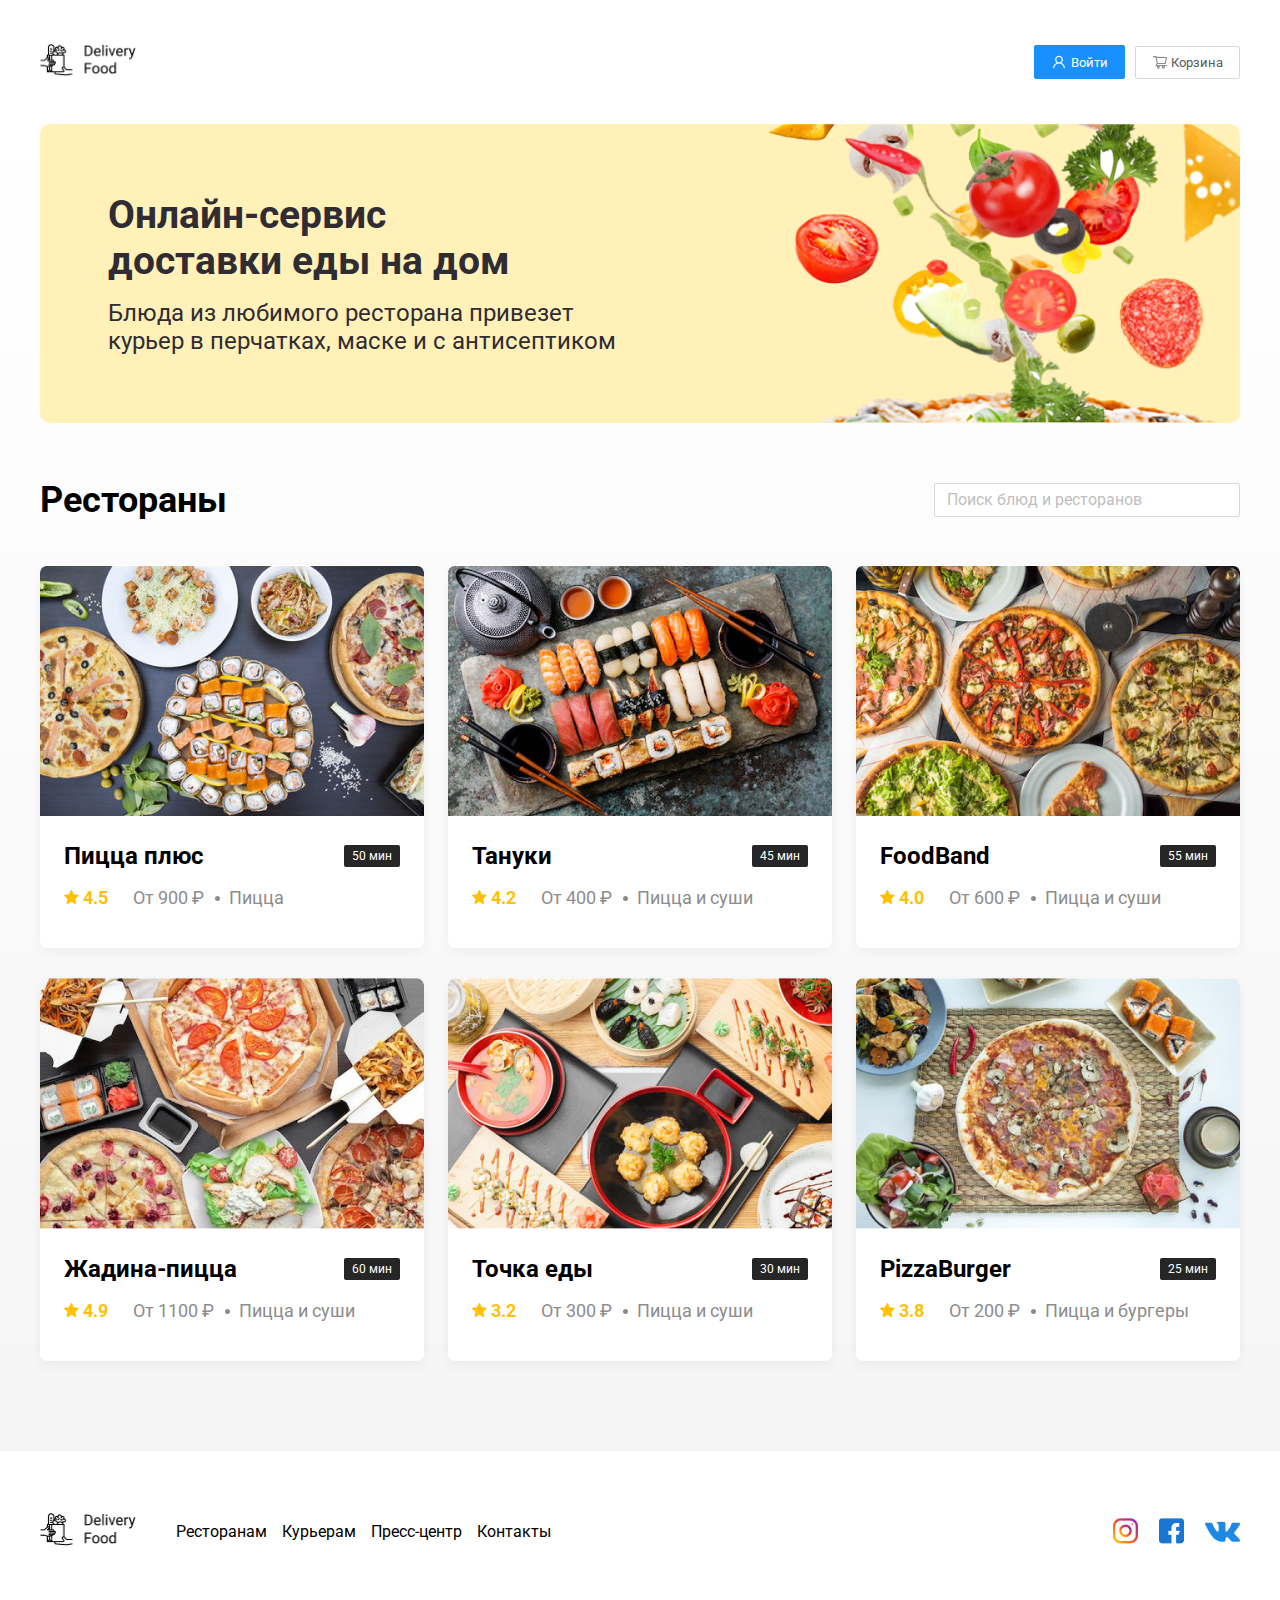
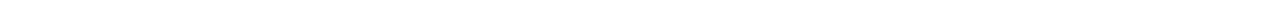
<file: index.html>
<!DOCTYPE html>
<html lang="ru">
  <head>
    <meta charset="UTF-8" />
    <meta name="viewport" content="width=device-width, initial-scale=1.0" />
    <link rel="stylesheet" href="css/style.css" />
    <link rel="preconnect" href="https://fonts.googleapis.com" />
    <link rel="preconnect" href="https://fonts.gstatic.com" crossorigin />
    <link
      href="https://fonts.googleapis.com/css2?family=Roboto:wght@400;700&display=swap"
      rel="stylesheet"
    />
    <title>Delivery Food</title>
  </head>
  <body>
    <div class="page-wrapper">
      <header class="header">
        <div class="container">
          <div class="header-box">
            <div class="header-logo logo">
              <a href="/index.html"><img src="assets/logo.png" alt="logo" /></a>
            </div>
            <div class="header-controls">
              <button class="btn btn-primary">
                <img src="assets/user.png" alt="user" />
                Войти
              </button>
              <button class="btn btn-outline">
                <img src="assets/shopping-cart.svg" alt="user" />
                Корзина
              </button>
            </div>
          </div>
        </div>
      </header>

      <main class="main">
        <section class="banner">
          <div class="container">
            <div class="banner-item">
              <h2 class="banner-item--title">
                Онлайн-сервис <br />
                доставки еды на дом
              </h2>
              <p class="banner-item--subtitle">
                Блюда из любимого ресторана привезет курьер в перчатках, маске и
                с антисептиком
              </p>
            </div>
          </div>
        </section>

        <section class="products">
          <div class="container">
            <div class="products-header">
              <h3 class="products-header--title">Рестораны</h3>
              <input
                placeholder="Поиск блюд и ресторанов"
                class="products-header--search"
                type="text"
              />
            </div>

            <div class="products-wrapper">
              <a href="/tanuki.html" class="products-card">
                <div class="products-card__img">
                  <img src="assets/image.jpg" alt="rest-1" />
                </div>
                <div class="products-card__description">
                  <div class="products-card__description--row">
                    <h4 class="products-card__description--title">
                      Пицца плюс
                    </h4>
                    <div class="products-card__description--badge">50 мин</div>
                  </div>
                  <div class="products-card__description--row">
                    <div class="products-card__description--info">
                      <div class="products-card__description--info--raiting">
                        <img src="assets/star.svg" alt="star" />
                        4.5
                      </div>
                      <div class="products-card__description--info--price">
                        От 900 ₽
                      </div>
                      <div class="products-card__description--info--group">
                        Пицца
                      </div>
                    </div>
                  </div>
                </div>
              </a>

              <div class="products-card">
                <div class="products-card__img">
                  <img src="assets/image1.jpg" alt="rest-2" />
                </div>
                <div class="products-card__description">
                  <div class="products-card__description--row">
                    <h4 class="products-card__description--title">Тануки</h4>
                    <div class="products-card__description--badge">45 мин</div>
                  </div>
                  <div class="products-card__description--row">
                    <div class="products-card__description--info">
                      <div class="products-card__description--info--raiting">
                        <img src="assets/star.svg" alt="star" />
                        4.2
                      </div>
                      <div class="products-card__description--info--price">
                        От 400 ₽
                      </div>
                      <div class="products-card__description--info--group">
                        Пицца и суши
                      </div>
                    </div>
                  </div>
                </div>
              </div>

              <div class="products-card">
                <div class="products-card__img">
                  <img src="assets/image2.jpg" alt="rest-3" />
                </div>
                <div class="products-card__description">
                  <div class="products-card__description--row">
                    <h4 class="products-card__description--title">FoodBand</h4>
                    <div class="products-card__description--badge">55 мин</div>
                  </div>
                  <div class="products-card__description--row">
                    <div class="products-card__description--info">
                      <div class="products-card__description--info--raiting">
                        <img src="assets/star.svg" alt="star" />
                        4.0
                      </div>
                      <div class="products-card__description--info--price">
                        От 600 ₽
                      </div>
                      <div class="products-card__description--info--group">
                        Пицца и суши
                      </div>
                    </div>
                  </div>
                </div>
              </div>

              <div class="products-card">
                <div class="products-card__img">
                  <img src="assets/image3.jpg" alt="rest-4" />
                </div>
                <div class="products-card__description">
                  <div class="products-card__description--row">
                    <h4 class="products-card__description--title">
                      Жадина-пицца
                    </h4>
                    <div class="products-card__description--badge">60 мин</div>
                  </div>
                  <div class="products-card__description--row">
                    <div class="products-card__description--info">
                      <div class="products-card__description--info--raiting">
                        <img src="assets/star.svg" alt="star" />
                        4.9
                      </div>
                      <div class="products-card__description--info--price">
                        От 1100 ₽
                      </div>
                      <div class="products-card__description--info--group">
                        Пицца и суши
                      </div>
                    </div>
                  </div>
                </div>
              </div>

              <div class="products-card">
                <div class="products-card__img">
                  <img src="assets/image4.jpg" alt="rest-5" />
                </div>
                <div class="products-card__description">
                  <div class="products-card__description--row">
                    <h4 class="products-card__description--title">Точка еды</h4>
                    <div class="products-card__description--badge">30 мин</div>
                  </div>
                  <div class="products-card__description--row">
                    <div class="products-card__description--info">
                      <div class="products-card__description--info--raiting">
                        <img src="assets/star.svg" alt="star" />
                        3.2
                      </div>
                      <div class="products-card__description--info--price">
                        От 300 ₽
                      </div>
                      <div class="products-card__description--info--group">
                        Пицца и суши
                      </div>
                    </div>
                  </div>
                </div>
              </div>

              <div class="products-card">
                <div class="products-card__img">
                  <img src="assets/image5.jpg" alt="rest-6" />
                </div>
                <div class="products-card__description">
                  <div class="products-card__description--row">
                    <h4 class="products-card__description--title">
                      PizzaBurger
                    </h4>
                    <div class="products-card__description--badge">25 мин</div>
                  </div>
                  <div class="products-card__description--row">
                    <div class="products-card__description--info">
                      <div class="products-card__description--info--raiting">
                        <img src="assets/star.svg" alt="star" />
                        3.8
                      </div>
                      <div class="products-card__description--info--price">
                        От 200 ₽
                      </div>
                      <div class="products-card__description--info--group">
                        Пицца и бургеры
                      </div>
                    </div>
                  </div>
                </div>
              </div>
            </div>
          </div>
        </section>
      </main>

      <div class="cart-modal__overlay">
        <div class="cart-modal">
          <div class="cart-modal__header">
            <h2 class="cart-modal__header--title">Корзина</h2>
            <span class="cart-modal__header--close">
              <img src="assets/Close.svg" alt="close" />
            </span>
          </div>

          <div class="cart-modal__body">
            <div class="cart-item">
              <p class="cart-item__title">Ролл угорь стандарт</p>
              <div class="cart-item__controls">
                <div class="cart-item__controls--price">250 ₽</div>

                <button class="btn btn-outline">-</button>
                <div class="cart-item__controls--count">1</div>
                <button class="btn btn-outline">+</button>
              </div>
            </div>
            <div class="cart-item">
              <p class="cart-item__title">Ролл угорь стандарт</p>
              <div class="cart-item__controls">
                <div class="cart-item__controls--price">250 ₽</div>

                <button class="btn btn-outline">-</button>
                <div class="cart-item__controls--count">1</div>
                <button class="btn btn-outline">+</button>
              </div>
            </div>
            <div class="cart-item">
              <p class="cart-item__title">Ролл угорь стандарт</p>
              <div class="cart-item__controls">
                <div class="cart-item__controls--price">250 ₽</div>

                <button class="btn btn-outline">-</button>
                <div class="cart-item__controls--count">1</div>
                <button class="btn btn-outline">+</button>
              </div>
            </div>
          </div>

          <div class="cart-modal__footer">
            <div class="cart-modal__footer--price">1250 ₽</div>
            <div class="cart-modal__footer--conrols">
              <button class="btn btn-primary">Оформить заказ</button>
              <button class="btn btn-outline">Отмена</button>
            </div>
          </div>
        </div>
      </div>

      <footer class="footer">
        <div class="container">
          <div class="footer-box">
            <div class="footer-logo logo">
              <img src="assets/logo.png" alt="logo" />
            </div>
            <div class="footer-nav">
              <ul>
                <li>Ресторанам</li>
                <li>Курьерам</li>
                <li>Пресс-центр</li>
                <li>Контакты</li>
              </ul>
            </div>
            <div class="footer-social">
              <img src="assets/Group 1.png" alt="INST" />
              <img src="assets/Group 2.png" alt="FB" />
              <img src="assets/Group 3.png" alt="VK" />
            </div>
          </div>
        </div>
      </footer>
    </div>

    <script href="js/main.js"></script>
  </body>
</html>
</file>
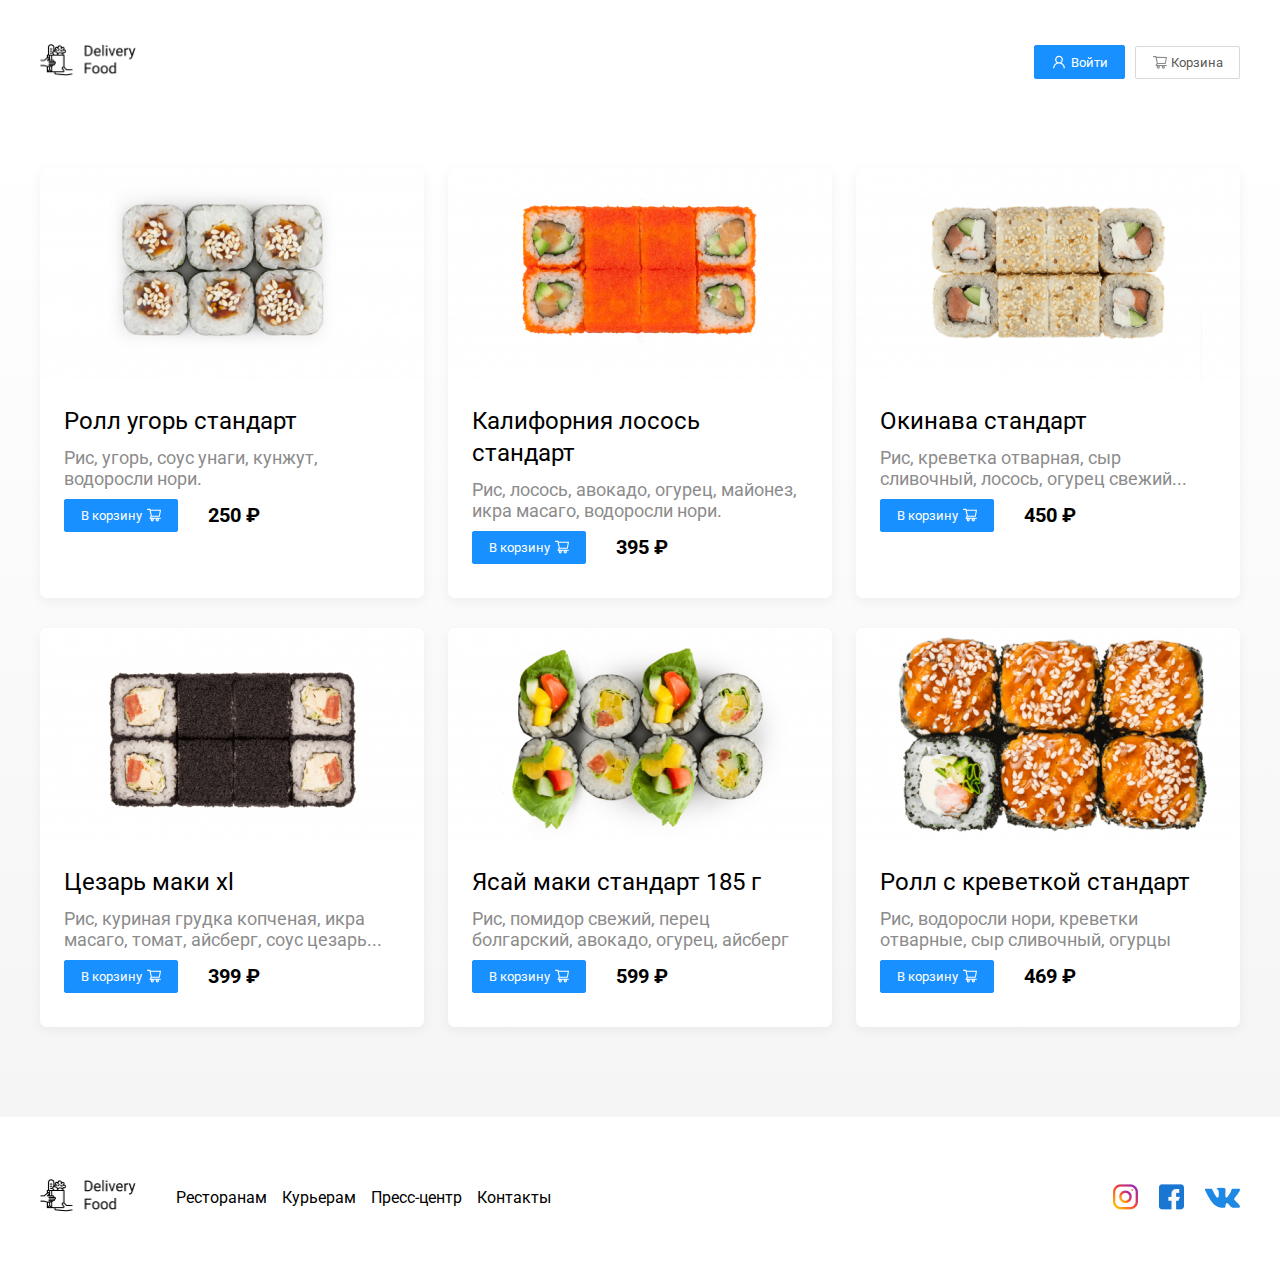
<file: tanuki.html>
<!DOCTYPE html>
<html lang="ru">
  <head>
    <meta charset="UTF-8" />
    <meta name="viewport" content="width=device-width, initial-scale=1.0" />
    <link rel="stylesheet" href="css/style.css" />
    <link rel="preconnect" href="https://fonts.googleapis.com" />
    <link rel="preconnect" href="https://fonts.gstatic.com" crossorigin />
    <link
      href="https://fonts.googleapis.com/css2?family=Roboto:wght@400;700&display=swap"
      rel="stylesheet"
    />
    <title>Delivery Food</title>
  </head>
  <body>
    <div class="page-wrapper">
      <header class="header">
        <div class="container">
          <div class="header-box">
            <div class="header-logo logo">
              <a href="/index.html"><img src="assets/logo.png" alt="logo" /></a>
            </div>
            <div class="header-controls">
              <button class="btn btn-primary">
                <img src="assets/user.png" alt="user" />
                Войти
              </button>
              <button class="btn btn-outline">
                <img src="assets/shopping-cart.svg" alt="cart" />
                Корзина
              </button>
            </div>
          </div>
        </div>
      </header>

      <main class="main">
        <section class="products">
          <div class="container">
            <div class="products-wrapper">
              <div class="products-card">
                <div class="products-card__img">
                  <img src="assets/tanuki1.jpg" alt="tanuki-1" />
                </div>
                <div class="products-card__description">
                  <div class="products-card__description--row">
                    <h5 class="products-card__description--name">
                      Ролл угорь стандарт
                    </h5>
                  </div>
                  <div class="products-card__description--row">
                    <p class="products-card__description--text">
                      Рис, угорь, соус унаги, кунжут, водоросли нори.
                    </p>
                  </div>
                  <div class="products-card__description--row">
                    <div class="products-card__description-controls">
                      <button class="btn btn-primary">
                        В корзину
                        <img src="assets/shopping-cart-white.svg" alt="user" />
                      </button>
                      <span class="products-card__description-controls--price">
                        250 ₽
                      </span>
                    </div>
                  </div>
                </div>
              </div>

              <div class="products-card">
                <div class="products-card__img">
                  <img src="assets/tanuki2.jpg" alt="tanuki-2" />
                </div>
                <div class="products-card__description">
                  <div class="products-card__description--row">
                    <h5 class="products-card__description--name">
                      Калифорния лосось стандарт
                    </h5>
                  </div>
                  <div class="products-card__description--row">
                    <p class="products-card__description--text">
                      Рис, лосось, авокадо, огурец, майонез, икра масаго,
                      водоросли нори.
                    </p>
                  </div>
                  <div class="products-card__description--row">
                    <div class="products-card__description-controls">
                      <button class="btn btn-primary">
                        В корзину
                        <img src="assets/shopping-cart-white.svg" alt="user" />
                      </button>
                      <span class="products-card__description-controls--price">
                        395 ₽
                      </span>
                    </div>
                  </div>
                </div>
              </div>

              <div class="products-card">
                <div class="products-card__img">
                  <img src="assets/tanuki3.jpg" alt="tanuki-3" />
                </div>
                <div class="products-card__description">
                  <div class="products-card__description--row">
                    <h5 class="products-card__description--name">
                      Окинава стандарт
                    </h5>
                  </div>
                  <div class="products-card__description--row">
                    <p class="products-card__description--text">
                      Рис, креветка отварная, сыр сливочный, лосось, огурец
                      свежий...
                    </p>
                  </div>
                  <div class="products-card__description--row">
                    <div class="products-card__description-controls">
                      <button class="btn btn-primary">
                        В корзину
                        <img src="assets/shopping-cart-white.svg" alt="user" />
                      </button>
                      <span class="products-card__description-controls--price">
                        450 ₽
                      </span>
                    </div>
                  </div>
                </div>
              </div>

              <div class="products-card">
                <div class="products-card__img">
                  <img src="assets/tanuki4.jpg" alt="tanuki-4" />
                </div>
                <div class="products-card__description">
                  <div class="products-card__description--row">
                    <h5 class="products-card__description--name">
                      Цезарь маки хl
                    </h5>
                  </div>
                  <div class="products-card__description--row">
                    <p class="products-card__description--text">
                      Рис, куриная грудка копченая, икра масаго, томат, айсберг,
                      соус цезарь...
                    </p>
                  </div>
                  <div class="products-card__description--row">
                    <div class="products-card__description-controls">
                      <button class="btn btn-primary">
                        В корзину
                        <img src="assets/shopping-cart-white.svg" alt="user" />
                      </button>
                      <span class="products-card__description-controls--price">
                        399 ₽
                      </span>
                    </div>
                  </div>
                </div>
              </div>

              <div class="products-card">
                <div class="products-card__img">
                  <img src="assets/tanuki5.jpg" alt="tanuki-5" />
                </div>
                <div class="products-card__description">
                  <div class="products-card__description--row">
                    <h5 class="products-card__description--name">
                      Ясай маки стандарт 185 г
                    </h5>
                  </div>
                  <div class="products-card__description--row">
                    <p class="products-card__description--text">
                      Рис, помидор свежий, перец болгарский, авокадо, огурец,
                      айсберг
                    </p>
                  </div>
                  <div class="products-card__description--row">
                    <div class="products-card__description-controls">
                      <button class="btn btn-primary">
                        В корзину
                        <img src="assets/shopping-cart-white.svg" alt="user" />
                      </button>
                      <span class="products-card__description-controls--price">
                        599 ₽
                      </span>
                    </div>
                  </div>
                </div>
              </div>

              <div class="products-card">
                <div class="products-card__img">
                  <img src="assets/tanuki6.jpg" alt="tanuki-6" />
                </div>
                <div class="products-card__description">
                  <div class="products-card__description--row">
                    <h5 class="products-card__description--name">
                        Ролл с креветкой стандарт
                    </h5>
                  </div>
                  <div class="products-card__description--row">
                    <p class="products-card__description--text">
                        Рис, водоросли нори, креветки отварные, сыр сливочный, огурцы
                    </p>
                  </div>
                  <div class="products-card__description--row">
                    <div class="products-card__description-controls">
                      <button class="btn btn-primary">
                        В корзину
                        <img src="assets/shopping-cart-white.svg" alt="user" />
                      </button>
                      <span class="products-card__description-controls--price">
                        469 ₽
                      </span>
                    </div>
                  </div>
                </div>
              </div>
            </div>
          </div>
        </section>
      </main>

      <div class="cart-modal__overlay">
        <div class="cart-modal">
          <div class="cart-modal__header">
            <h2 class="cart-modal__header--title">Корзина</h2>
            <span class="cart-modal__header--close">
              <img src="assets/Close.svg" alt="close" />
            </span>
          </div>

          <div class="cart-modal__body">
            <div class="cart-item">
              <p class="cart-item__title">Ролл угорь стандарт</p>
              <div class="cart-item__controls">
                <div class="cart-item__controls--price">250 ₽</div>

                <button class="btn btn-outline">-</button>
                <div class="cart-item__controls--count">1</div>
                <button class="btn btn-outline">+</button>
              </div>
            </div>
            <div class="cart-item">
              <p class="cart-item__title">Ролл угорь стандарт</p>
              <div class="cart-item__controls">
                <div class="cart-item__controls--price">250 ₽</div>

                <button class="btn btn-outline">-</button>
                <div class="cart-item__controls--count">1</div>
                <button class="btn btn-outline">+</button>
              </div>
            </div>
            <div class="cart-item">
              <p class="cart-item__title">Ролл угорь стандарт</p>
              <div class="cart-item__controls">
                <div class="cart-item__controls--price">250 ₽</div>

                <button class="btn btn-outline">-</button>
                <div class="cart-item__controls--count">1</div>
                <button class="btn btn-outline">+</button>
              </div>
            </div>
          </div>

          <div class="cart-modal__footer">
            <div class="cart-modal__footer--price">1250 ₽</div>
            <div class="cart-modal__footer--conrols">
              <button class="btn btn-primary">Оформить заказ</button>
              <button class="btn btn-outline">Отмена</button>
            </div>
          </div>
        </div>
      </div>

      <footer class="footer">
        <div class="container">
          <div class="footer-box">
            <div class="footer-logo logo">
              <img src="assets/logo.png" alt="logo" />
            </div>
            <div class="footer-nav">
              <ul>
                <li>Ресторанам</li>
                <li>Курьерам</li>
                <li>Пресс-центр</li>
                <li>Контакты</li>
              </ul>
            </div>
            <div class="footer-social">
              <img src="assets/Group 1.png" alt="INST" />
              <img src="assets/Group 2.png" alt="FB" />
              <img src="assets/Group 3.png" alt="VK" />
            </div>
          </div>
        </div>
      </footer>
    </div>

    <script href="js/main.js"></script>
  </body>
</html>
</file>
<file: css/style.css>
* {
  box-sizing: border-box;
  font-family: "Roboto", sans-serif;
  font-weight: 400;
  font-style: normal;
}

body {
  margin: 0px;
  padding: 0px;
}

.container {
  width: 100%;
  height: 100%;
  max-width: 1200px;
  margin: 0px auto;
}

.page-wrapper {
  display: flex;
  flex-direction: column;
  min-height: 100vh;
}

.main {
  flex-grow: 1;
  background: linear-gradient(180deg, rgba(245, 245, 245, 0) 1%, #f5f5f5 100%);
}

/*Стилизация Меню*/

.btn {
  display: flex;
  padding: 8px 16px;
  align-items: center;
  gap: 4px;
  outline: none;
  cursor: pointer;
}

.btn-primary {
  border-radius: 2px;
  background: #1890ff;
  border: 1px solid #1890ff;
  color: #fff;
}

.btn-outline {
  border-radius: 2px;
  border: 1px solid #d9d9d9;
  background: #fff;
  box-shadow: 0px 0px 2px 0px rgba(0, 0, 0, 0);
  color: #595959;
}

.logo {
  max-width: 100px;
}

.logo img {
  width: 100%;
}

.header {
  display: flex;
  align-items: center;
  min-height: 124px;
}

.header-box {
  height: 100%;
  display: flex;
  align-items: center;
  justify-content: space-between;
}

.header-controls {
  display: flex;
  align-items: center;
  justify-content: flex-end;
  gap: 10px;
}

/*Стилизация Футера*/

.footer {
  display: flex;
  align-items: center;
  min-height: 156px;
  padding: 60px 0px;
}

.footer-box {
  height: 100%;
  display: flex;
  align-items: center;
  justify-content: space-between;
  gap: 36px;
  flex-wrap: wrap;
}

.footer-nav {
  flex-grow: 1;
}

.footer-nav ul {
  display: flex;
  align-items: center;
  list-style: none;
  padding: 0;
  margin: 0;
  gap: 15px;
  flex-wrap: wrap;
}

.footer-social {
  display: flex;
  align-items: center;
  justify-content: flex-end;
  gap: 20px;
}


/*Стилизация баннера*/

.banner {
  margin-bottom: 56px;
}

.banner-item {
  background-color: #fff1b8;
  background-image: url(/assets/banner-img.png);
  background-repeat: no-repeat;
  background-size: contain;
  background-position: center right;
  padding: 68px;
  border-radius: 10px;
}

.banner-item--title {
  color: #302c34;
  font-size: 39px;
  font-weight: 700;
  max-width: 50%;
  margin-top: 0;
  margin-bottom: 15px;
}

.banner-item--subtitle {
  color: #302c34;
  font-size: 24px;
  font-weight: 400;
  max-width: 50%;
  margin: 0;
}


/*Стилизация карточек товаров */

.products-header {
  display: flex;
  align-items: center;
  justify-content: space-between;
  flex-wrap: wrap;
  gap: 24px;
}

.products-header--title {
  color: #000;
  font-size: 36px;
  font-weight: 700;
  margin: 0;
}

.products-header--search {
  min-width: 306px;
  height: 34px;
  flex-shrink: 0;
  border-radius: 2px;
  border: 1px solid #d9d9d9;
  background: #fff;
  padding: 5px 12px;
}

.products-header--search:focus {
  outline: none;
  border: 1px solid #d9d9d9;
}

.products-header--search::placeholder {
  color: #bfbfbf;
  font-size: 16px;
}

.products-wrapper {
  display: flex;
  flex-wrap: wrap;
  row-gap: 30px;
  column-gap: 24px;
  margin-top: 44px;
  margin-bottom: 90px;
}

.products-card {
  width: calc((100% - 48px) / 3);
  border-radius: 7px;
  background: #fff;
  box-shadow: 0px 4px 12px 0px rgba(0, 0, 0, 0.05);
  overflow: hidden;
  text-decoration: none;
}

.products-card__img {
  width: 100%;
}
.products-card__img img {
  width: 100%;
}

.products-card__description {
  padding: 20px 24px 34px;

}

.products-card__description--row {
  display: flex;
  align-items: center;
  justify-content: space-between;
}

.products-card__description--row:not(:last-child) {
  margin-bottom: 10px;
}

.products-card__description--title {
  color: #000;
  font-size: 24px;
  font-weight: 700;
  line-height: 32px;
  margin: 0;
}

.products-card__description--badge {
  border-radius: 2px;
  background: #262626;
  color: #fff;
  font-size: 12px;
  line-height: 20px;
  padding: 1px 8px;
}

.products-card__description--info {
  display: flex;
  align-items: center;
  justify-content: flex-start;
  flex-wrap: wrap;
  gap: 25px;
}

.products-card__description--info--raiting {
  color: #ffc107;
  font-size: 18px;
  font-weight: 700;
  line-height: 32px;
}

.products-card__description--info--price {
  color: #8c8c8c;
  font-size: 18px;
  line-height: 32px;
}

.products-card__description--info--group {
  position: relative;
  color: #8c8c8c;
  font-size: 18px;
  line-height: 32px;
}

.products-card__description--info--group::before {
  position: absolute;
  content: '';
  display: block;
  width: 5px;
  height: 5px;
  border-radius: 50%;
  background: #8c8c8c;
  left: -14px;
  top: 14px;
}

/* Стилизация страницы Tanuki*/

.products-card__description--name {
  margin: 0;
  color: #000;
  font-size: 24px;
  line-height: 32px;
}

.products-card__description--text {
  margin: 0;
  color: #8c8c8c;
  font-size: 18px;
}

.products-card__description-controls {
  display: flex;
  align-items: center;
  justify-content: flex-start;
  flex-wrap: wrap;
  row-gap: 10px;
  column-gap: 30px;
}

.products-card__description-controls--price {
  color: black;
  font-size: 20px;
  font-weight: 700;
  line-height: 32px;
}


/*Стилизация модального окна*/

.cart-modal__overlay {
  position: fixed;
  display: none;
  align-items: center;
  justify-content: center;
  top: 0;
  right: 0;
  bottom: 0;
  left: 0;
  background: rgba(0, 0, 0, 0.4);
}

.cart-modal__overlay.open {
  display: flex;
}

.cart-modal {
  width: 100%;
  max-width: 780px;
  padding: 40px 45px;
  border-radius: 5px;
  background: #fff;
}

.cart-modal__header {
  display: flex;
  align-items: center;
  justify-content: space-between;
  margin-bottom: 48px;
}

.cart-modal__header--title {
  color: #000;
  font-size: 36px;
  font-weight: 700;
  margin: 0;
}

.cart-modal__header--close {
  cursor: pointer;
}

.cart-modal__footer {
  display: flex;
  align-items: center;
  justify-content: space-between;
  flex-wrap: wrap;
  gap: 10px;
  margin-top: 50px;
}

.cart-modal__footer--price {
  background-repeat: 5px;
  background: #262626;
  font-size: 20px;
  font-weight: 700;
  color: #fafafa;
  padding: 15px 20px;
}

.cart-modal__footer--conrols {
  display: flex;
  align-items: center;
  gap: 10px;
}

.cart-item {
  display: flex;
  align-items: center;
  justify-content: space-between;
  flex-wrap: wrap;
  gap: 10px;
}

.cart-item:not(:last-child) {
  padding-bottom: 10px;
  margin-bottom: 10px;
  border-bottom: 1px solid #d9d9d9;
}

.cart-item__title {
  color: #000;
  font-size: 18px;
  line-height: 32px;
  margin: 0;
}

.cart-item__controls {
  display: flex;
  align-items: center;
}

.cart-item__controls--price {
  margin-right: 47px;
  color: #000;
  font-size: 20px;
  font-weight: 700;

}

.cart-item__controls button {
  color: #40a9ff;
  border: 1px solid #40a9ff;
}

.cart-item__controls--count {
  margin: 4px 16px;
}

/*Адаптация некоторых элементов*/

@media (max-width: 991px) {
  .banner-item--title {
    max-width: 100%;
  }
  .banner-item--subtitle {
    max-width: 100%;
  }
  .banner-item{
    background-image: none
  }
  .products-card {
    width: calc((100% - 24px) / 2);
  }
}

@media (max-width: 768px) {
  .products-card {
    width: 100%;
  }
}
</file>
